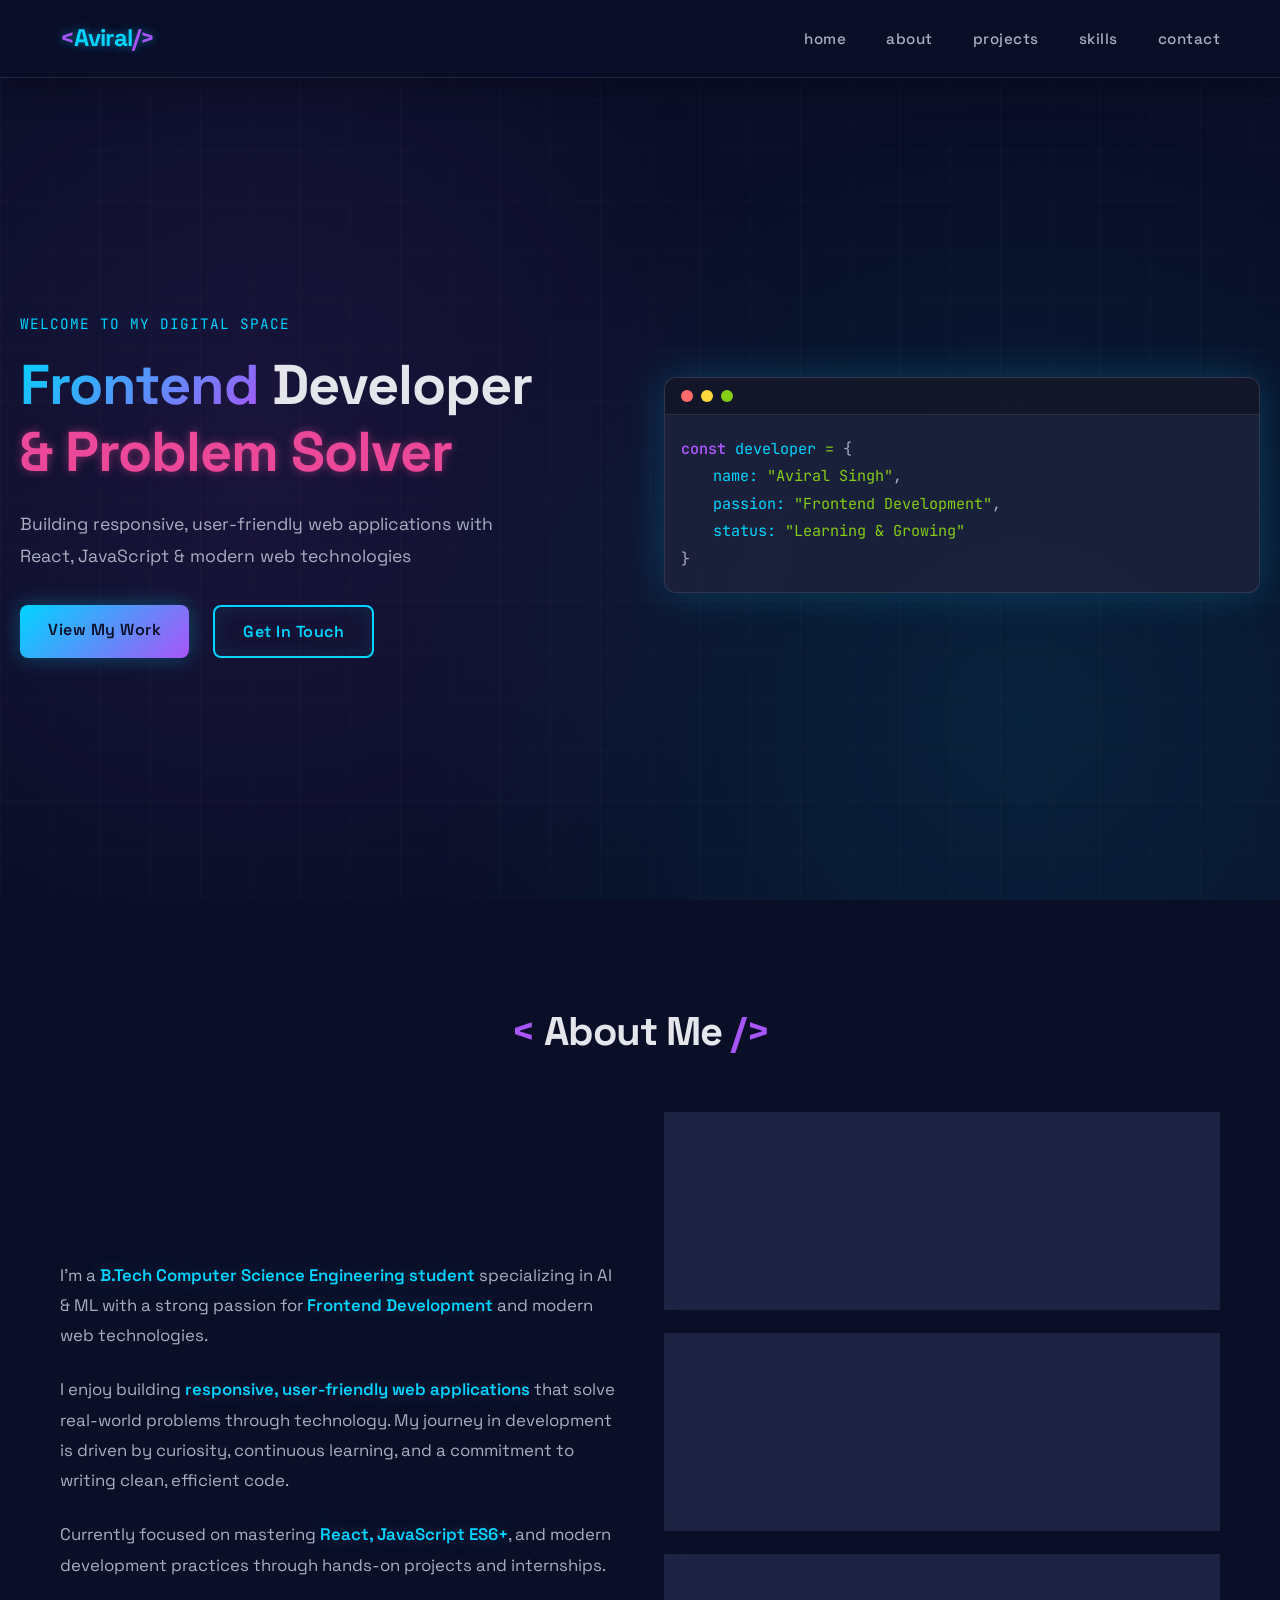
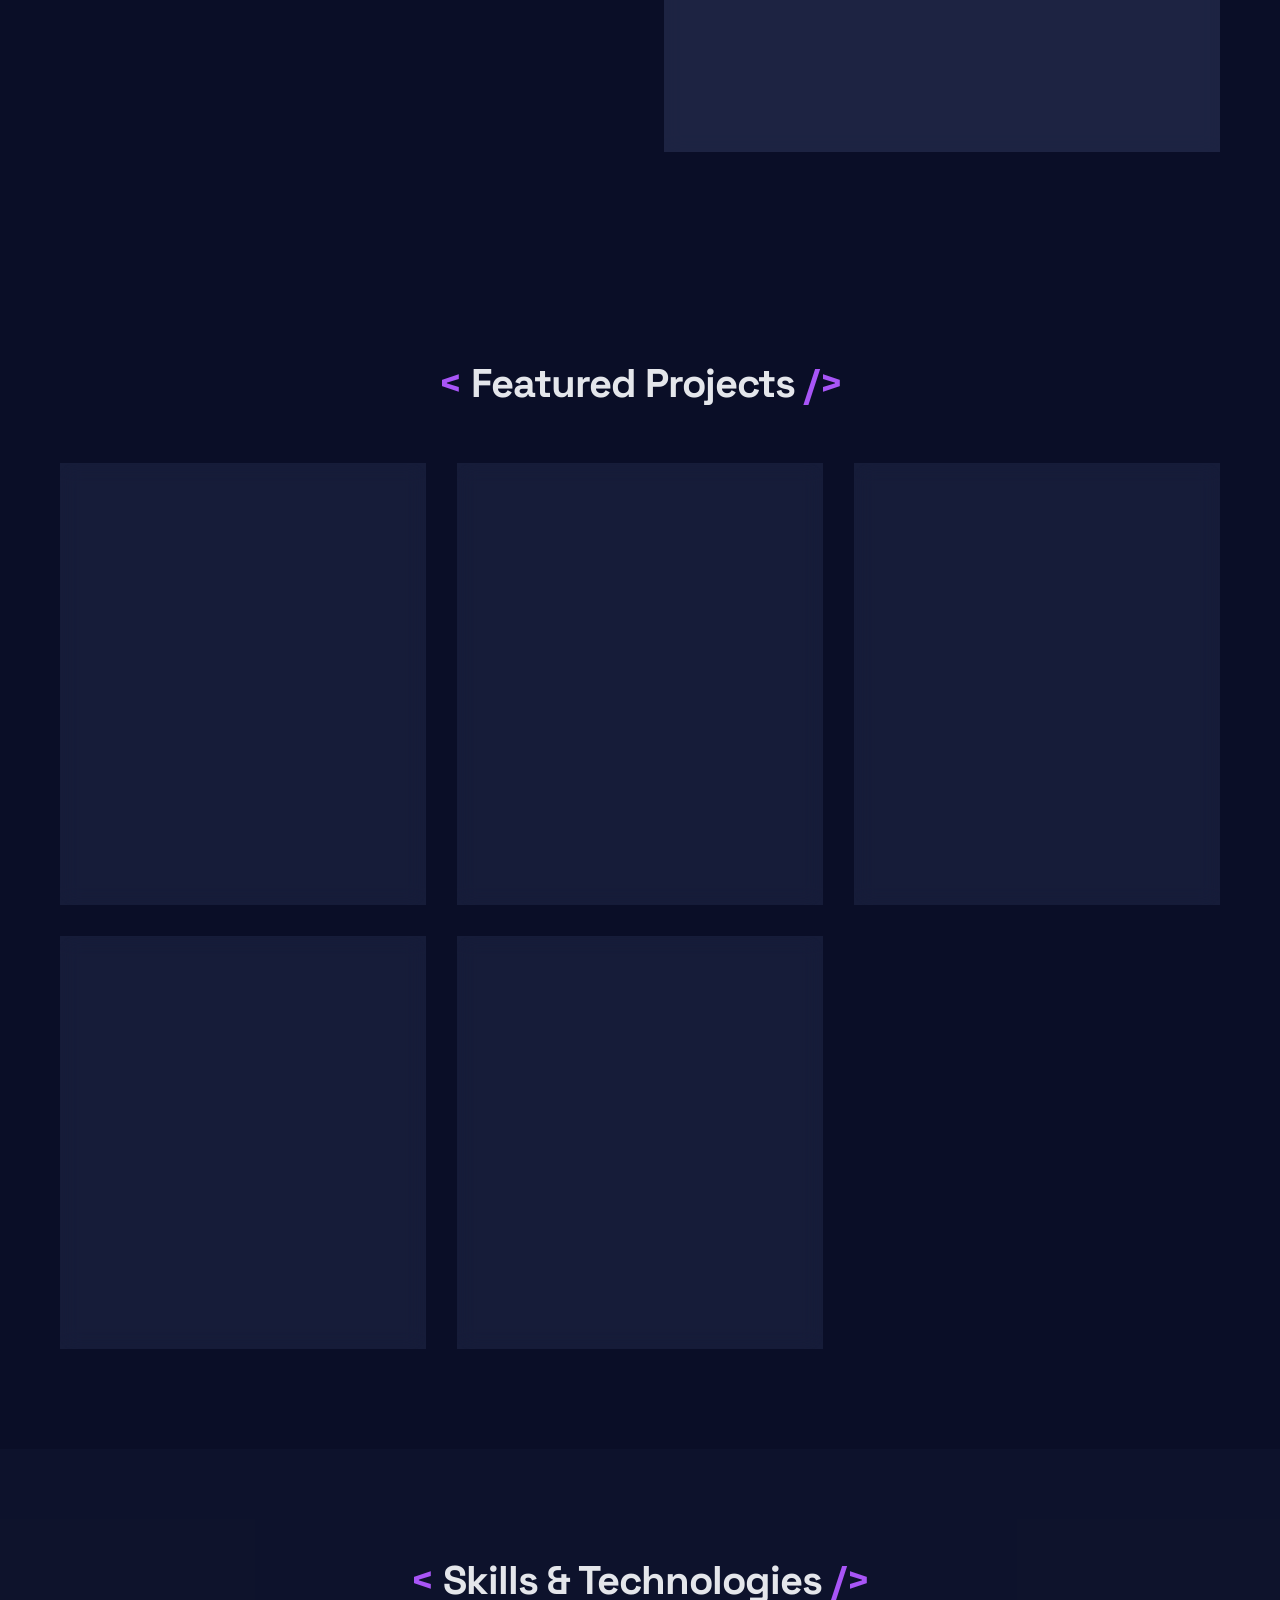
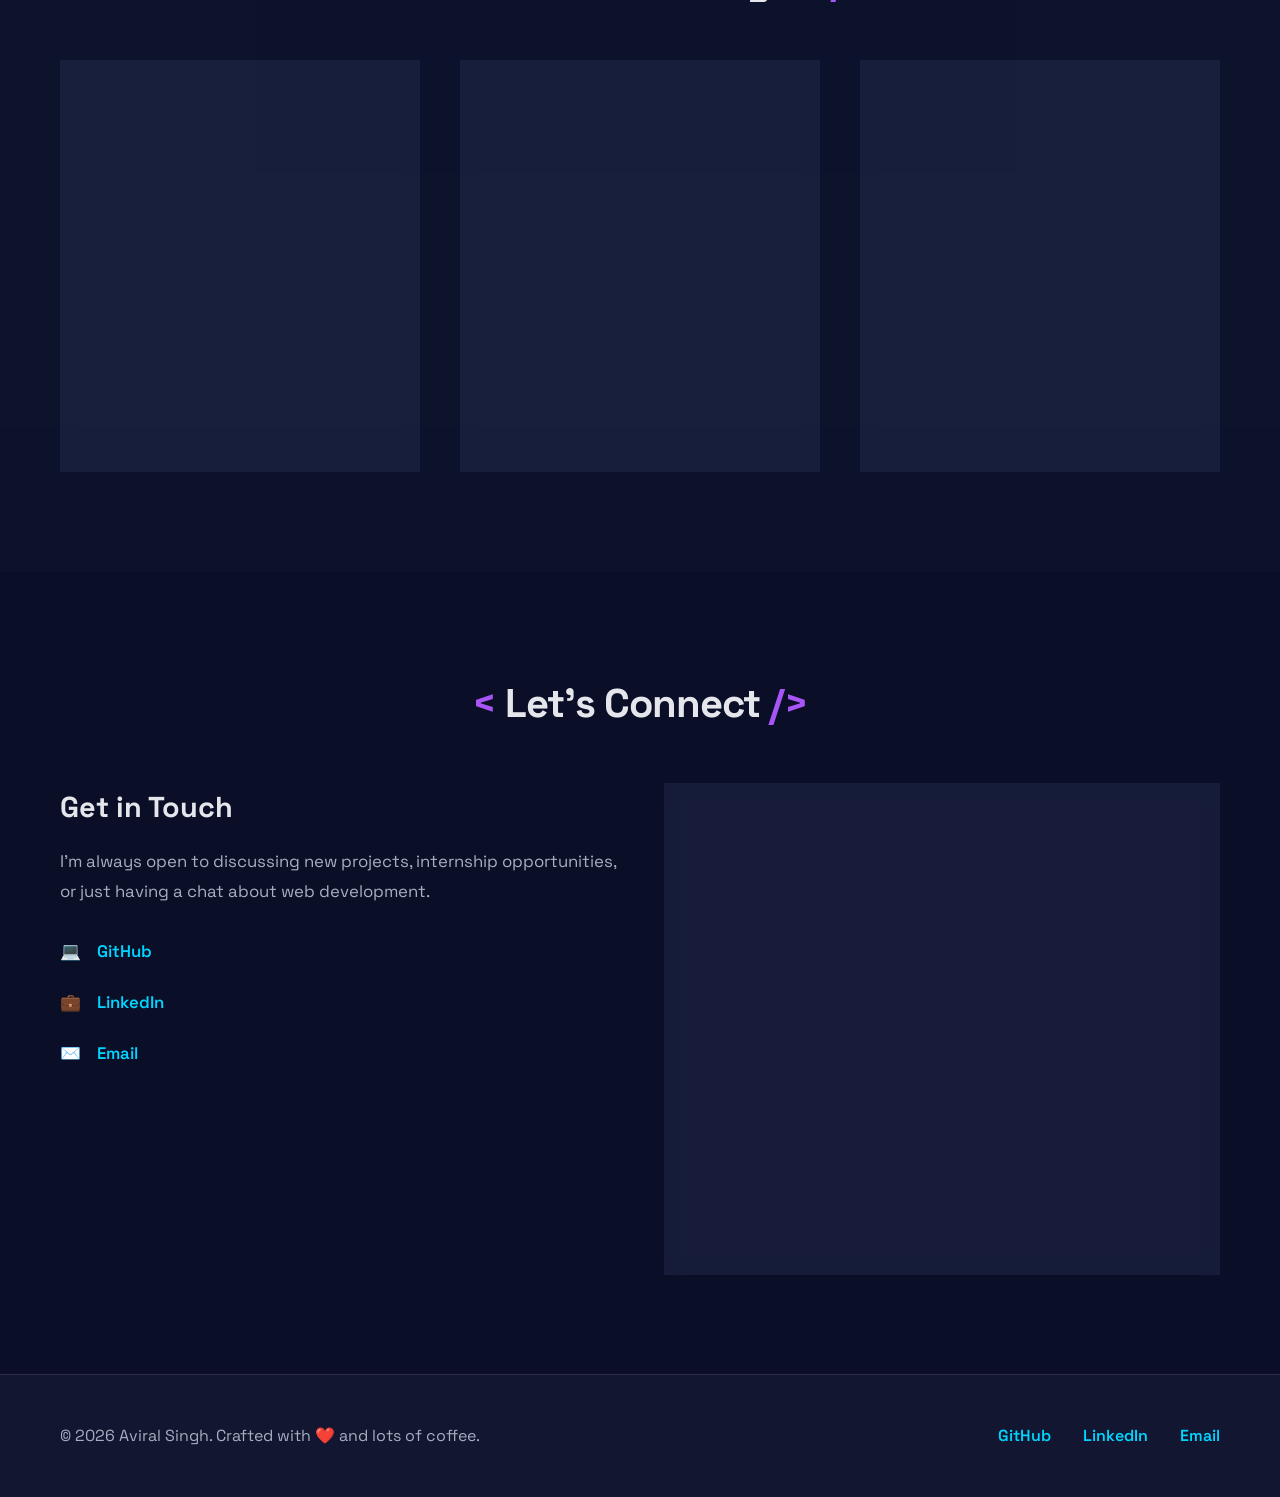
<file: index.html>
<!DOCTYPE html>
<html lang="en">
<head>
    <meta charset="UTF-8">
    <meta name="viewport" content="width=device-width, initial-scale=1.0">
    <title>Aviral Singh - Frontend Developer Portfolio</title>
    <link rel="preconnect" href="https://fonts.googleapis.com">
    <link rel="preconnect" href="https://fonts.gstatic.com" crossorigin>
    <link href="https://fonts.googleapis.com/css2?family=JetBrains+Mono:wght@400;600;800&family=Space+Grotesk:wght@400;600;700&display=swap" rel="stylesheet">
    <link rel="stylesheet" href="styles-portfolio.css">
</head>
<body>
    <!-- Animated Background -->
    <div class="animated-bg"></div>
    <div class="grid-bg"></div>

    <!-- Navigation -->
    <nav class="navbar">
        <div class="nav-container">
            <div class="logo">
                <span class="code-bracket">&lt;</span>Aviral<span class="code-bracket">/&gt;</span>
            </div>
            <ul class="nav-menu" id="navMenu">
                <li><a href="#home" class="nav-link">home</a></li>
                <li><a href="#about" class="nav-link">about</a></li>
                <li><a href="#projects" class="nav-link">projects</a></li>
                <li><a href="#skills" class="nav-link">skills</a></li>
                <li><a href="#contact" class="nav-link">contact</a></li>
            </ul>
            <div class="hamburger" id="hamburger">
                <span></span>
                <span></span>
                <span></span>
            </div>
        </div>
    </nav>

    <!-- Hero Section -->
    <section id="home" class="hero">
        <div class="hero-content">
            <div class="hero-label">welcome to my digital space</div>
            <h1 class="hero-title">
                <span class="gradient-text">Frontend</span> Developer
                <br>
                <span class="neon-text">&amp; Problem Solver</span>
            </h1>
            <p class="hero-subtitle">Building responsive, user-friendly web applications with React, JavaScript & modern web technologies</p>
            <div class="hero-ctas">
                <a href="#projects" class="cta-button primary">View My Work</a>
                <a href="#contact" class="cta-button secondary">Get In Touch</a>
            </div>
        </div>
        <div class="hero-visual">
            <div class="code-window">
                <div class="window-header">
                    <span class="dot"></span>
                    <span class="dot"></span>
                    <span class="dot"></span>
                </div>
                <div class="window-content">
                    <span class="code-line"><span class="keyword">const</span> <span class="variable">developer</span> <span class="operator">=</span> {</span>
                    <span class="code-line indent-1"><span class="property">name:</span> <span class="string">"Aviral Singh"</span>,</span>
                    <span class="code-line indent-1"><span class="property">passion:</span> <span class="string">"Frontend Development"</span>,</span>
                    <span class="code-line indent-1"><span class="property">status:</span> <span class="string">"Learning & Growing"</span></span>
                    <span class="code-line">}</span>
                </div>
            </div>
        </div>
    </section>

    <!-- About Section -->
    <section id="about" class="about">
        <div class="container">
            <h2 class="section-title">About Me</h2>
            <div class="about-grid">
                <div class="about-text">
                    <p>I'm a <span class="highlight">B.Tech Computer Science Engineering student</span> specializing in AI & ML with a strong passion for <span class="highlight">Frontend Development</span> and modern web technologies.</p>
                    <p>I enjoy building <span class="highlight">responsive, user-friendly web applications</span> that solve real-world problems through technology. My journey in development is driven by curiosity, continuous learning, and a commitment to writing clean, efficient code.</p>
                    <p>Currently focused on mastering <span class="highlight">React, JavaScript ES6+</span>, and modern development practices through hands-on projects and internships.</p>
                </div>
                <div class="about-stats">
                    <div class="stat-card">
                        <div class="stat-number">0-1</div>
                        <div class="stat-label">Years Experience</div>
                        <div class="stat-desc">Fresher with strong foundation</div>
                    </div>
                    <div class="stat-card">
                        <div class="stat-number">5+</div>
                        <div class="stat-label">Projects Built</div>
                        <div class="stat-desc">Production-ready applications</div>
                    </div>
                    <div class="stat-card">
                        <div class="stat-number">∞</div>
                        <div class="stat-label">Always Learning</div>
                        <div class="stat-desc">New tech & best practices</div>
                    </div>
                </div>
            </div>
        </div>
    </section>

    <!-- Projects Section -->
    <section id="projects" class="projects">
        <div class="container">
            <h2 class="section-title">Featured Projects</h2>
            <div class="projects-grid">
                <!-- Project 1 -->
                <div class="project-card">
                    <div class="project-header">
                        <h3>Student Grade Management System</h3>
                        <span class="project-icon">📊</span>
                    </div>
                    <p class="project-desc">A responsive web application for managing student records, calculating grades, tracking academic performance, and analyzing class statistics with search, sorting, and filtering.</p>
                    <div class="project-tech">
                        <span class="tech-tag">HTML5</span>
                        <span class="tech-tag">CSS3</span>
                        <span class="tech-tag">JavaScript</span>
                        <span class="tech-tag">LocalStorage</span>
                    </div>
                    <a href="https://aviralcodes29.github.io/student-grade-management-system/" target="_blank" class="project-link">
                        Live Demo <span>→</span>
                    </a>
                </div>

                <!-- Project 2 -->
                <div class="project-card">
                    <div class="project-header">
                        <h3>StudyMate – Responsive Student Planner</h3>
                        <span class="project-icon">📚</span>
                    </div>
                    <p class="project-desc">A productivity application helping students manage study schedules, assignments, deadlines, and daily tasks with dark mode, task filtering, and progress tracking.</p>
                    <div class="project-tech">
                        <span class="tech-tag">HTML5</span>
                        <span class="tech-tag">CSS3</span>
                        <span class="tech-tag">JavaScript</span>
                        <span class="tech-tag">LocalStorage</span>
                    </div>
                    <a href="https://avi-reck.github.io/DecodeLabs-Internship/" target="_blank" class="project-link">
                        Live Demo <span>→</span>
                    </a>
                </div>

                <!-- Project 3 -->
                <div class="project-card">
                    <div class="project-header">
                        <h3>Expense Tracker</h3>
                        <span class="project-icon">💰</span>
                    </div>
                    <p class="project-desc">A modern personal finance management web app for tracking income/expenses, categorizing transactions, monitoring balances, and analyzing spending patterns with dark mode.</p>
                    <div class="project-tech">
                        <span class="tech-tag">HTML5</span>
                        <span class="tech-tag">CSS3</span>
                        <span class="tech-tag">JavaScript ES6+</span>
                        <span class="tech-tag">LocalStorage</span>
                    </div>
                    <a href="https://aviralcodes29.github.io/expense-tracker/" target="_blank" class="project-link">
                        Live Demo <span>→</span>
                    </a>
                </div>

                <!-- Project 4 -->
                <div class="project-card">
                    <div class="project-header">
                        <h3>Responsive Pricing Cards</h3>
                        <span class="project-icon">💳</span>
                    </div>
                    <p class="project-desc">A responsive multi-page pricing website showcasing modern UI/UX design principles, flexible layouts, and interactive experiences across all devices.</p>
                    <div class="project-tech">
                        <span class="tech-tag">HTML5</span>
                        <span class="tech-tag">CSS3</span>
                        <span class="tech-tag">CSS Grid</span>
                        <span class="tech-tag">Flexbox</span>
                    </div>
                    <a href="https://aviralcodes29.github.io/responsive-pricing-cards/" target="_blank" class="project-link">
                        Live Demo <span>→</span>
                    </a>
                </div>

                <!-- Project 5 -->
                <div class="project-card">
                    <div class="project-header">
                        <h3>Web Password Generator</h3>
                        <span class="project-icon">🔐</span>
                    </div>
                    <p class="project-desc">A secure password generation tool with customizable length, symbols, numbers, and character combinations. Includes copy-to-clipboard and strength indicators.</p>
                    <div class="project-tech">
                        <span class="tech-tag">HTML5</span>
                        <span class="tech-tag">CSS3</span>
                        <span class="tech-tag">JavaScript</span>
                    </div>
                    <a href="https://aviralcodes29.github.io/web-password-generator/" target="_blank" class="project-link">
                        Live Demo <span>→</span>
                    </a>
                </div>
            </div>
        </div>
    </section>

    <!-- Skills Section -->
    <section id="skills" class="skills">
        <div class="container">
            <h2 class="section-title">Skills & Technologies</h2>
            <div class="skills-grid">
                <div class="skill-group">
                    <h3 class="skill-group-title">Frontend</h3>
                    <div class="skill-list">
                        <div class="skill-item">
                            <span class="skill-name">HTML5</span>
                            <div class="skill-bar">
                                <div class="skill-progress" style="width: 95%;"></div>
                            </div>
                        </div>
                        <div class="skill-item">
                            <span class="skill-name">CSS3 & Tailwind</span>
                            <div class="skill-bar">
                                <div class="skill-progress" style="width: 90%;"></div>
                            </div>
                        </div>
                        <div class="skill-item">
                            <span class="skill-name">JavaScript (ES6+)</span>
                            <div class="skill-bar">
                                <div class="skill-progress" style="width: 85%;"></div>
                            </div>
                        </div>
                        <div class="skill-item">
                            <span class="skill-name">React</span>
                            <div class="skill-bar">
                                <div class="skill-progress" style="width: 80%;"></div>
                            </div>
                        </div>
                        <div class="skill-item">
                            <span class="skill-name">Responsive Design</span>
                            <div class="skill-bar">
                                <div class="skill-progress" style="width: 92%;"></div>
                            </div>
                        </div>
                    </div>
                </div>

                <div class="skill-group">
                    <h3 class="skill-group-title">Tools & Platforms</h3>
                    <div class="skill-list">
                        <div class="skill-item">
                            <span class="skill-name">Git & GitHub</span>
                            <div class="skill-bar">
                                <div class="skill-progress" style="width: 88%;"></div>
                            </div>
                        </div>
                        <div class="skill-item">
                            <span class="skill-name">VS Code</span>
                            <div class="skill-bar">
                                <div class="skill-progress" style="width: 95%;"></div>
                            </div>
                        </div>
                        <div class="skill-item">
                            <span class="skill-name">Chrome DevTools</span>
                            <div class="skill-bar">
                                <div class="skill-progress" style="width: 85%;"></div>
                            </div>
                        </div>
                        <div class="skill-item">
                            <span class="skill-name">Figma Design</span>
                            <div class="skill-bar">
                                <div class="skill-progress" style="width: 70%;"></div>
                            </div>
                        </div>
                        <div class="skill-item">
                            <span class="skill-name">Web APIs</span>
                            <div class="skill-bar">
                                <div class="skill-progress" style="width: 80%;"></div>
                            </div>
                        </div>
                    </div>
                </div>

                <div class="skill-group">
                    <h3 class="skill-group-title">Core Concepts</h3>
                    <div class="skill-badges">
                        <span class="badge">DOM Manipulation</span>
                        <span class="badge">Event Handling</span>
                        <span class="badge">Async JavaScript</span>
                        <span class="badge">State Management</span>
                        <span class="badge">Component Design</span>
                        <span class="badge">Web Performance</span>
                        <span class="badge">SEO Basics</span>
                        <span class="badge">A11y Standards</span>
                    </div>
                </div>
            </div>
        </div>
    </section>

    <!-- Contact Section -->
    <section id="contact" class="contact">
        <div class="container">
            <h2 class="section-title">Let's Connect</h2>
            <div class="contact-grid">
                <div class="contact-info">
                    <h3>Get in Touch</h3>
                    <p>I'm always open to discussing new projects, internship opportunities, or just having a chat about web development.</p>
                    <div class="contact-links">
                        <a href="https://github.com/Aviralcodes29" class="contact-link" target="_blank">
                            <span class="icon">💻</span>
                            <span>GitHub</span>
                        </a>
                        <a href="https://www.linkedin.com/in/aviral-singh-a425a1379" class="contact-link" target="_blank">
                            <span class="icon">💼</span>
                            <span>LinkedIn</span>
                        </a>
                        <a href="mailto:aviral2529@gmail.com" class="contact-link">
                            <span class="icon">✉️</span>
                            <span>Email</span>
                        </a>
                    </div>
                </div>
                <form class="contact-form" id="contactForm">
                    <div class="form-group">
                        <label for="name">Name</label>
                        <input type="text" id="name" placeholder="Your name" required>
                    </div>
                    <div class="form-group">
                        <label for="email">Email</label>
                        <input type="email" id="email" placeholder="Your email" required>
                    </div>
                    <div class="form-group">
                        <label for="message">Message</label>
                        <textarea id="message" placeholder="Your message..." rows="5" required></textarea>
                    </div>
                    <button type="submit" class="submit-btn">Send Message</button>
                </form>
            </div>
        </div>
    </section>

    <!-- Footer -->
    <footer class="footer">
        <div class="container">
            <div class="footer-content">
                <p>&copy; 2026 Aviral Singh. Crafted with <span class="heart">❤️</span> and lots of coffee.</p>
                <div class="footer-social">
                    <a href="https://github.com/Aviralcodes29" target="_blank">GitHub</a>
                    <a href="https://www.linkedin.com/in/aviral-singh-a425a1379" target="_blank">LinkedIn</a>
                    <a href="mailto:aviral2529@gmail.com">Email</a>
                </div>
            </div>
        </div>
    </footer>

    <!-- Scroll to Top Button -->
    <button class="scroll-top" id="scrollTop">↑</button>

    <script src="script-portfolio.js"></script>
</body>
</html>
</file>
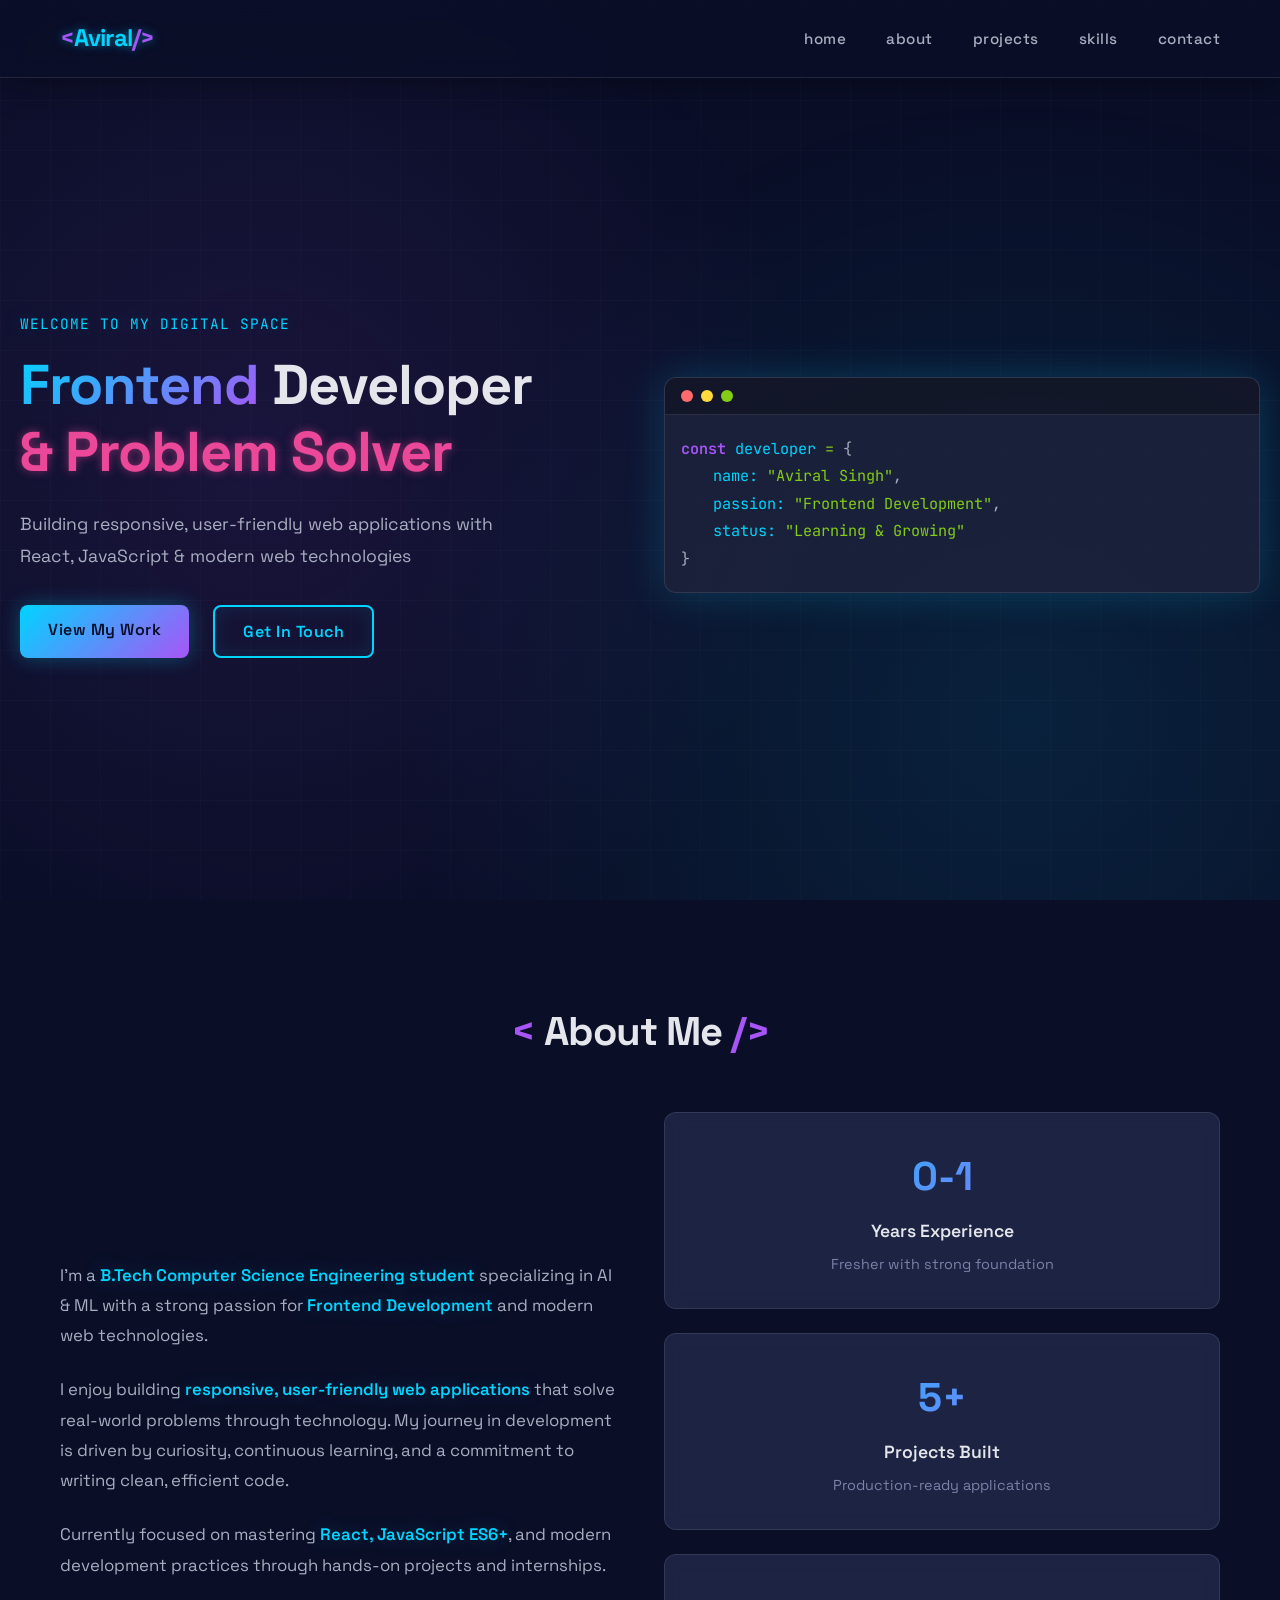
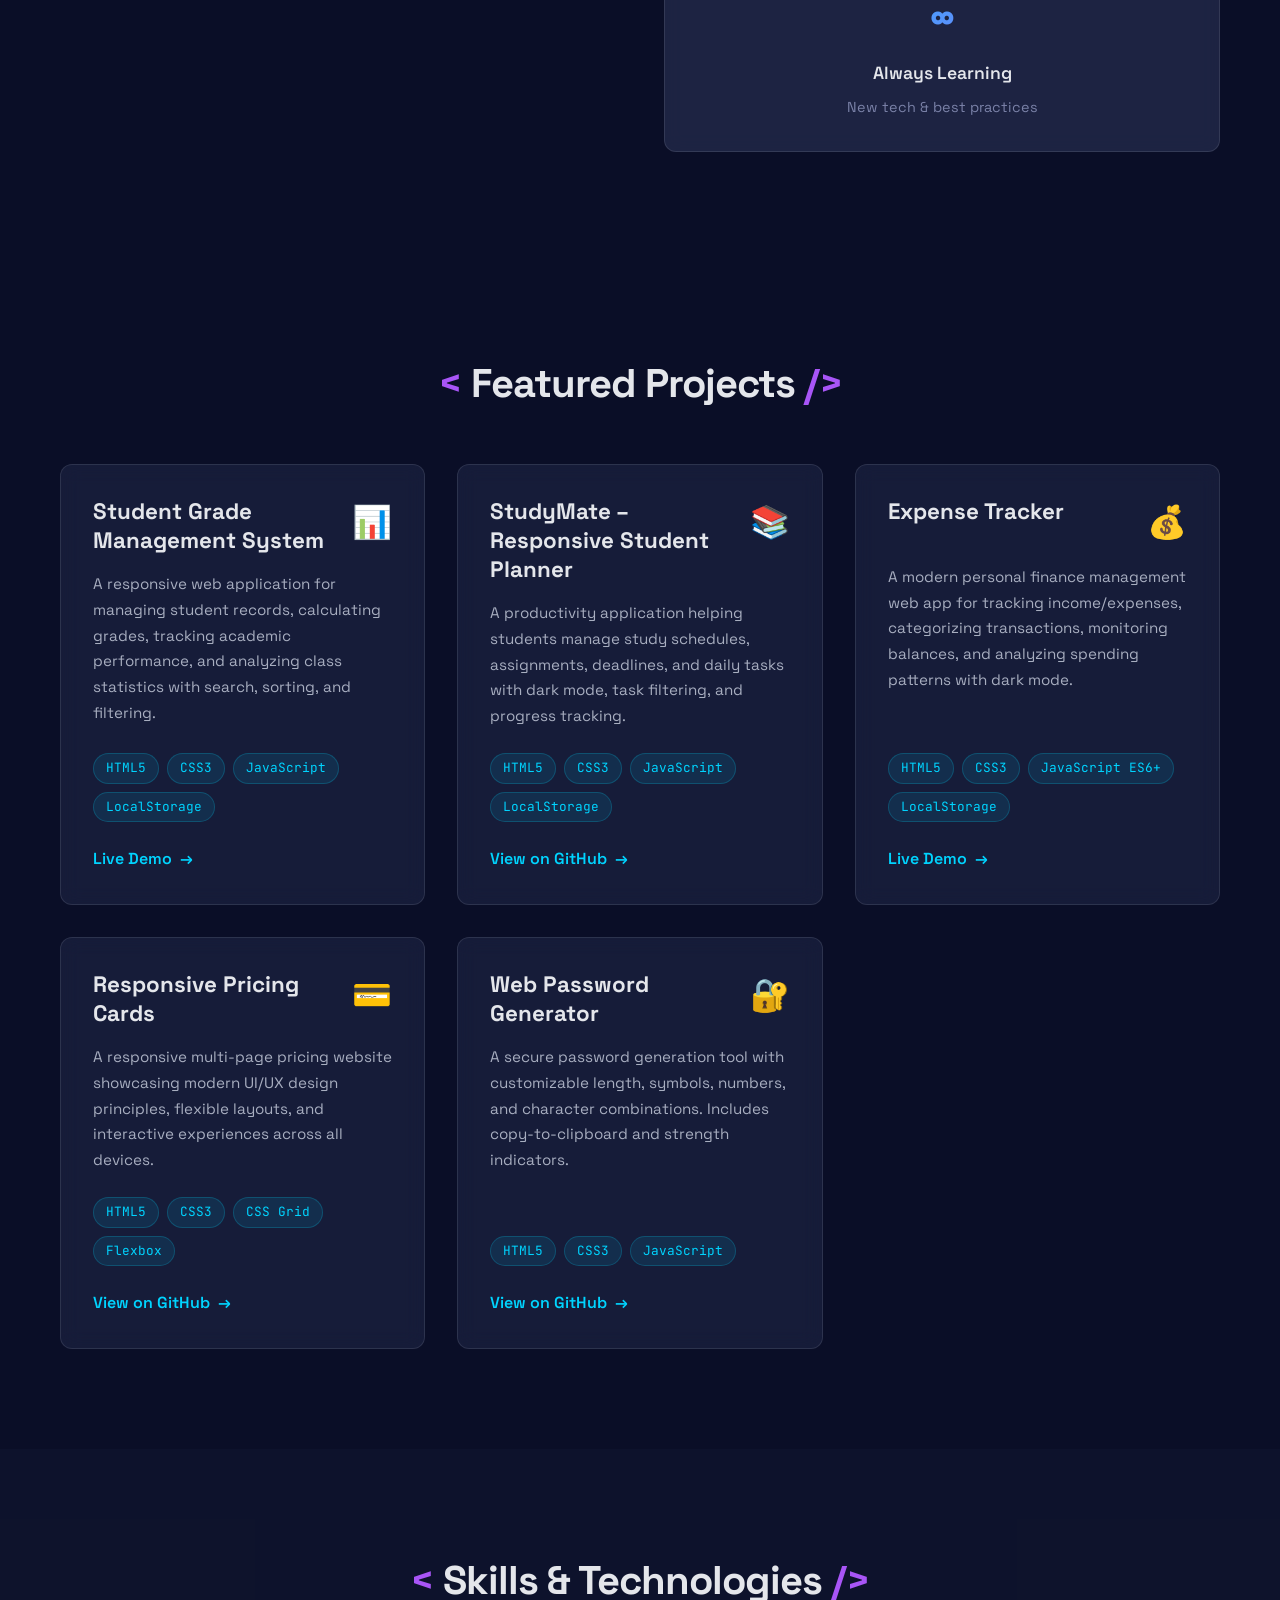
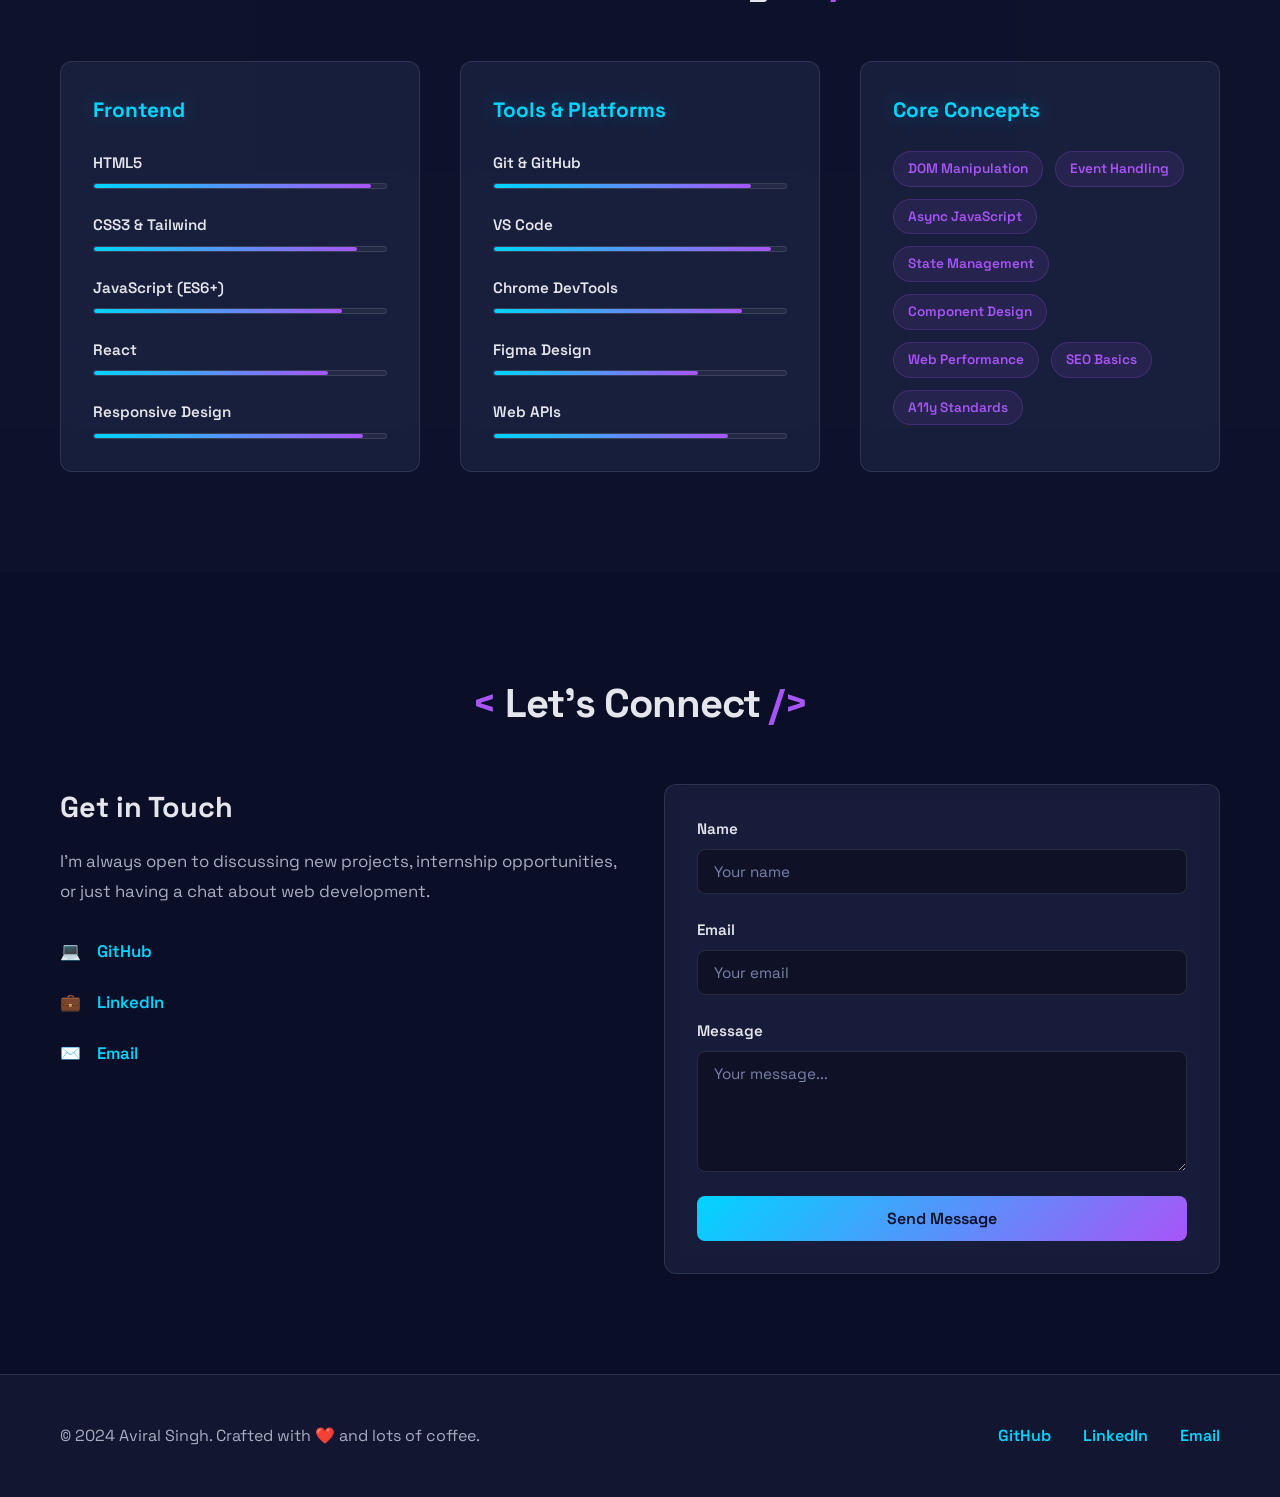
<file: index-portfolio.html>
<!DOCTYPE html>
<html lang="en">
<head>
    <meta charset="UTF-8">
    <meta name="viewport" content="width=device-width, initial-scale=1.0">
    <title>Aviral Singh - Frontend Developer Portfolio</title>
    <link rel="preconnect" href="https://fonts.googleapis.com">
    <link rel="preconnect" href="https://fonts.gstatic.com" crossorigin>
    <link href="https://fonts.googleapis.com/css2?family=JetBrains+Mono:wght@400;600;800&family=Space+Grotesk:wght@400;600;700&display=swap" rel="stylesheet">
    <link rel="stylesheet" href="styles-portfolio.css">
</head>
<body>
    <!-- Animated Background -->
    <div class="animated-bg"></div>
    <div class="grid-bg"></div>

    <!-- Navigation -->
    <nav class="navbar">
        <div class="nav-container">
            <div class="logo">
                <span class="code-bracket">&lt;</span>Aviral<span class="code-bracket">/&gt;</span>
            </div>
            <ul class="nav-menu" id="navMenu">
                <li><a href="#home" class="nav-link">home</a></li>
                <li><a href="#about" class="nav-link">about</a></li>
                <li><a href="#projects" class="nav-link">projects</a></li>
                <li><a href="#skills" class="nav-link">skills</a></li>
                <li><a href="#contact" class="nav-link">contact</a></li>
            </ul>
            <div class="hamburger" id="hamburger">
                <span></span>
                <span></span>
                <span></span>
            </div>
        </div>
    </nav>

    <!-- Hero Section -->
    <section id="home" class="hero">
        <div class="hero-content">
            <div class="hero-label">welcome to my digital space</div>
            <h1 class="hero-title">
                <span class="gradient-text">Frontend</span> Developer
                <br>
                <span class="neon-text">&amp; Problem Solver</span>
            </h1>
            <p class="hero-subtitle">Building responsive, user-friendly web applications with React, JavaScript & modern web technologies</p>
            <div class="hero-ctas">
                <a href="#projects" class="cta-button primary">View My Work</a>
                <a href="#contact" class="cta-button secondary">Get In Touch</a>
            </div>
        </div>
        <div class="hero-visual">
            <div class="code-window">
                <div class="window-header">
                    <span class="dot"></span>
                    <span class="dot"></span>
                    <span class="dot"></span>
                </div>
                <div class="window-content">
                    <span class="code-line"><span class="keyword">const</span> <span class="variable">developer</span> <span class="operator">=</span> {</span>
                    <span class="code-line indent-1"><span class="property">name:</span> <span class="string">"Aviral Singh"</span>,</span>
                    <span class="code-line indent-1"><span class="property">passion:</span> <span class="string">"Frontend Development"</span>,</span>
                    <span class="code-line indent-1"><span class="property">status:</span> <span class="string">"Learning & Growing"</span></span>
                    <span class="code-line">}</span>
                </div>
            </div>
        </div>
    </section>

    <!-- About Section -->
    <section id="about" class="about">
        <div class="container">
            <h2 class="section-title">About Me</h2>
            <div class="about-grid">
                <div class="about-text">
                    <p>I'm a <span class="highlight">B.Tech Computer Science Engineering student</span> specializing in AI & ML with a strong passion for <span class="highlight">Frontend Development</span> and modern web technologies.</p>
                    <p>I enjoy building <span class="highlight">responsive, user-friendly web applications</span> that solve real-world problems through technology. My journey in development is driven by curiosity, continuous learning, and a commitment to writing clean, efficient code.</p>
                    <p>Currently focused on mastering <span class="highlight">React, JavaScript ES6+</span>, and modern development practices through hands-on projects and internships.</p>
                </div>
                <div class="about-stats">
                    <div class="stat-card">
                        <div class="stat-number">0-1</div>
                        <div class="stat-label">Years Experience</div>
                        <div class="stat-desc">Fresher with strong foundation</div>
                    </div>
                    <div class="stat-card">
                        <div class="stat-number">5+</div>
                        <div class="stat-label">Projects Built</div>
                        <div class="stat-desc">Production-ready applications</div>
                    </div>
                    <div class="stat-card">
                        <div class="stat-number">∞</div>
                        <div class="stat-label">Always Learning</div>
                        <div class="stat-desc">New tech & best practices</div>
                    </div>
                </div>
            </div>
        </div>
    </section>

    <!-- Projects Section -->
    <section id="projects" class="projects">
        <div class="container">
            <h2 class="section-title">Featured Projects</h2>
            <div class="projects-grid">
                <!-- Project 1 -->
                <div class="project-card">
                    <div class="project-header">
                        <h3>Student Grade Management System</h3>
                        <span class="project-icon">📊</span>
                    </div>
                    <p class="project-desc">A responsive web application for managing student records, calculating grades, tracking academic performance, and analyzing class statistics with search, sorting, and filtering.</p>
                    <div class="project-tech">
                        <span class="tech-tag">HTML5</span>
                        <span class="tech-tag">CSS3</span>
                        <span class="tech-tag">JavaScript</span>
                        <span class="tech-tag">LocalStorage</span>
                    </div>
                    <a href="https://aviralcodes29.github.io/student-grade-management-system/" target="_blank" class="project-link">
                        Live Demo <span>→</span>
                    </a>
                </div>

                <!-- Project 2 -->
                <div class="project-card">
                    <div class="project-header">
                        <h3>StudyMate – Responsive Student Planner</h3>
                        <span class="project-icon">📚</span>
                    </div>
                    <p class="project-desc">A productivity application helping students manage study schedules, assignments, deadlines, and daily tasks with dark mode, task filtering, and progress tracking.</p>
                    <div class="project-tech">
                        <span class="tech-tag">HTML5</span>
                        <span class="tech-tag">CSS3</span>
                        <span class="tech-tag">JavaScript</span>
                        <span class="tech-tag">LocalStorage</span>
                    </div>
                    <a href="https://github.com/Aviralcodes29/studymate-responsive-planner" target="_blank" class="project-link">
                        View on GitHub <span>→</span>
                    </a>
                </div>

                <!-- Project 3 -->
                <div class="project-card">
                    <div class="project-header">
                        <h3>Expense Tracker</h3>
                        <span class="project-icon">💰</span>
                    </div>
                    <p class="project-desc">A modern personal finance management web app for tracking income/expenses, categorizing transactions, monitoring balances, and analyzing spending patterns with dark mode.</p>
                    <div class="project-tech">
                        <span class="tech-tag">HTML5</span>
                        <span class="tech-tag">CSS3</span>
                        <span class="tech-tag">JavaScript ES6+</span>
                        <span class="tech-tag">LocalStorage</span>
                    </div>
                    <a href="https://aviralcodes29.github.io/expense-tracker/" target="_blank" class="project-link">
                        Live Demo <span>→</span>
                    </a>
                </div>

                <!-- Project 4 -->
                <div class="project-card">
                    <div class="project-header">
                        <h3>Responsive Pricing Cards</h3>
                        <span class="project-icon">💳</span>
                    </div>
                    <p class="project-desc">A responsive multi-page pricing website showcasing modern UI/UX design principles, flexible layouts, and interactive experiences across all devices.</p>
                    <div class="project-tech">
                        <span class="tech-tag">HTML5</span>
                        <span class="tech-tag">CSS3</span>
                        <span class="tech-tag">CSS Grid</span>
                        <span class="tech-tag">Flexbox</span>
                    </div>
                    <a href="https://github.com/Aviralcodes29/responsive-pricing-cards" target="_blank" class="project-link">
                        View on GitHub <span>→</span>
                    </a>
                </div>

                <!-- Project 5 -->
                <div class="project-card">
                    <div class="project-header">
                        <h3>Web Password Generator</h3>
                        <span class="project-icon">🔐</span>
                    </div>
                    <p class="project-desc">A secure password generation tool with customizable length, symbols, numbers, and character combinations. Includes copy-to-clipboard and strength indicators.</p>
                    <div class="project-tech">
                        <span class="tech-tag">HTML5</span>
                        <span class="tech-tag">CSS3</span>
                        <span class="tech-tag">JavaScript</span>
                    </div>
                    <a href="https://github.com/Aviralcodes29/web-password-generator" target="_blank" class="project-link">
                        View on GitHub <span>→</span>
                    </a>
                </div>
            </div>
        </div>
    </section>

    <!-- Skills Section -->
    <section id="skills" class="skills">
        <div class="container">
            <h2 class="section-title">Skills & Technologies</h2>
            <div class="skills-grid">
                <div class="skill-group">
                    <h3 class="skill-group-title">Frontend</h3>
                    <div class="skill-list">
                        <div class="skill-item">
                            <span class="skill-name">HTML5</span>
                            <div class="skill-bar">
                                <div class="skill-progress" style="width: 95%;"></div>
                            </div>
                        </div>
                        <div class="skill-item">
                            <span class="skill-name">CSS3 & Tailwind</span>
                            <div class="skill-bar">
                                <div class="skill-progress" style="width: 90%;"></div>
                            </div>
                        </div>
                        <div class="skill-item">
                            <span class="skill-name">JavaScript (ES6+)</span>
                            <div class="skill-bar">
                                <div class="skill-progress" style="width: 85%;"></div>
                            </div>
                        </div>
                        <div class="skill-item">
                            <span class="skill-name">React</span>
                            <div class="skill-bar">
                                <div class="skill-progress" style="width: 80%;"></div>
                            </div>
                        </div>
                        <div class="skill-item">
                            <span class="skill-name">Responsive Design</span>
                            <div class="skill-bar">
                                <div class="skill-progress" style="width: 92%;"></div>
                            </div>
                        </div>
                    </div>
                </div>

                <div class="skill-group">
                    <h3 class="skill-group-title">Tools & Platforms</h3>
                    <div class="skill-list">
                        <div class="skill-item">
                            <span class="skill-name">Git & GitHub</span>
                            <div class="skill-bar">
                                <div class="skill-progress" style="width: 88%;"></div>
                            </div>
                        </div>
                        <div class="skill-item">
                            <span class="skill-name">VS Code</span>
                            <div class="skill-bar">
                                <div class="skill-progress" style="width: 95%;"></div>
                            </div>
                        </div>
                        <div class="skill-item">
                            <span class="skill-name">Chrome DevTools</span>
                            <div class="skill-bar">
                                <div class="skill-progress" style="width: 85%;"></div>
                            </div>
                        </div>
                        <div class="skill-item">
                            <span class="skill-name">Figma Design</span>
                            <div class="skill-bar">
                                <div class="skill-progress" style="width: 70%;"></div>
                            </div>
                        </div>
                        <div class="skill-item">
                            <span class="skill-name">Web APIs</span>
                            <div class="skill-bar">
                                <div class="skill-progress" style="width: 80%;"></div>
                            </div>
                        </div>
                    </div>
                </div>

                <div class="skill-group">
                    <h3 class="skill-group-title">Core Concepts</h3>
                    <div class="skill-badges">
                        <span class="badge">DOM Manipulation</span>
                        <span class="badge">Event Handling</span>
                        <span class="badge">Async JavaScript</span>
                        <span class="badge">State Management</span>
                        <span class="badge">Component Design</span>
                        <span class="badge">Web Performance</span>
                        <span class="badge">SEO Basics</span>
                        <span class="badge">A11y Standards</span>
                    </div>
                </div>
            </div>
        </div>
    </section>

    <!-- Contact Section -->
    <section id="contact" class="contact">
        <div class="container">
            <h2 class="section-title">Let's Connect</h2>
            <div class="contact-grid">
                <div class="contact-info">
                    <h3>Get in Touch</h3>
                    <p>I'm always open to discussing new projects, internship opportunities, or just having a chat about web development.</p>
                    <div class="contact-links">
                        <a href="https://github.com/Aviralcodes29" class="contact-link" target="_blank">
                            <span class="icon">💻</span>
                            <span>GitHub</span>
                        </a>
                        <a href="https://www.linkedin.com/in/aviral-singh-a425a1379" class="contact-link" target="_blank">
                            <span class="icon">💼</span>
                            <span>LinkedIn</span>
                        </a>
                        <a href="mailto:aviral2529@gmail.com" class="contact-link">
                            <span class="icon">✉️</span>
                            <span>Email</span>
                        </a>
                    </div>
                </div>
                <form class="contact-form" id="contactForm">
                    <div class="form-group">
                        <label for="name">Name</label>
                        <input type="text" id="name" placeholder="Your name" required>
                    </div>
                    <div class="form-group">
                        <label for="email">Email</label>
                        <input type="email" id="email" placeholder="Your email" required>
                    </div>
                    <div class="form-group">
                        <label for="message">Message</label>
                        <textarea id="message" placeholder="Your message..." rows="5" required></textarea>
                    </div>
                    <button type="submit" class="submit-btn">Send Message</button>
                </form>
            </div>
        </div>
    </section>

    <!-- Footer -->
    <footer class="footer">
        <div class="container">
            <div class="footer-content">
                <p>&copy; 2024 Aviral Singh. Crafted with <span class="heart">❤️</span> and lots of coffee.</p>
                <div class="footer-social">
                    <a href="https://github.com/Aviralcodes29" target="_blank">GitHub</a>
                    <a href="https://www.linkedin.com/in/aviral-singh-a425a1379" target="_blank">LinkedIn</a>
                    <a href="mailto:aviral2529@gmail.com">Email</a>
                </div>
            </div>
        </div>
    </footer>

    <!-- Scroll to Top Button -->
    <button class="scroll-top" id="scrollTop">↑</button>

    <script src="script-portfolio.js"></script>
</body>
</html>
</file>
<file: styles-portfolio.css>
/* ========== CSS Variables - Dark Mode Tech Theme ========== */
:root {
    --bg-primary: #0a0e27;
    --bg-secondary: #1a1f3a;
    --bg-tertiary: #252d48;
    --text-primary: #e4e6eb;
    --text-secondary: #a8aec0;
    --text-tertiary: #7b82a8;
    --accent-cyan: #00d4ff;
    --accent-purple: #a855f7;
    --accent-lime: #84cc16;
    --accent-pink: #ec4899;
    --border-color: rgba(255, 255, 255, 0.1);
    --shadow: 0 8px 32px rgba(0, 0, 0, 0.3);
    --shadow-lg: 0 20px 64px rgba(0, 0, 0, 0.4);
    --transition: all 0.3s cubic-bezier(0.4, 0, 0.2, 1);
    --glow-cyan: 0 0 20px rgba(0, 212, 255, 0.3);
    --glow-purple: 0 0 20px rgba(168, 85, 247, 0.3);
}

/* ========== Global Styles ========== */
* {
    margin: 0;
    padding: 0;
    box-sizing: border-box;
}

html {
    scroll-behavior: smooth;
}

body {
    font-family: 'Space Grotesk', sans-serif;
    background: var(--bg-primary);
    color: var(--text-primary);
    line-height: 1.6;
    overflow-x: hidden;
}

.container {
    max-width: 1200px;
    margin: 0 auto;
    padding: 0 20px;
}

/* ========== Animated Background ========== */
.animated-bg {
    position: fixed;
    top: 0;
    left: 0;
    width: 100%;
    height: 100%;
    background: radial-gradient(circle at 20% 50%, rgba(168, 85, 247, 0.1) 0%, transparent 50%),
                radial-gradient(circle at 80% 80%, rgba(0, 212, 255, 0.1) 0%, transparent 50%);
    animation: gradient-shift 8s ease infinite;
    z-index: -2;
}

.grid-bg {
    position: fixed;
    top: 0;
    left: 0;
    width: 100%;
    height: 100%;
    background-image: 
        linear-gradient(rgba(255, 255, 255, 0.02) 1px, transparent 1px),
        linear-gradient(90deg, rgba(255, 255, 255, 0.02) 1px, transparent 1px);
    background-size: 50px 50px;
    z-index: -1;
}

@keyframes gradient-shift {
    0%, 100% {
        background: radial-gradient(circle at 20% 50%, rgba(168, 85, 247, 0.1) 0%, transparent 50%),
                    radial-gradient(circle at 80% 80%, rgba(0, 212, 255, 0.1) 0%, transparent 50%);
    }
    50% {
        background: radial-gradient(circle at 80% 50%, rgba(168, 85, 247, 0.1) 0%, transparent 50%),
                    radial-gradient(circle at 20% 80%, rgba(0, 212, 255, 0.1) 0%, transparent 50%);
    }
}

/* ========== Navigation ========== */
.navbar {
    position: fixed;
    top: 0;
    width: 100%;
    background: rgba(10, 14, 39, 0.8);
    backdrop-filter: blur(10px);
    border-bottom: 1px solid var(--border-color);
    box-shadow: var(--shadow);
    z-index: 1000;
}

.nav-container {
    max-width: 1200px;
    margin: 0 auto;
    padding: 1.2rem 20px;
    display: flex;
    justify-content: space-between;
    align-items: center;
}

.logo {
    font-size: 1.5rem;
    font-weight: 700;
    letter-spacing: -1px;
    color: var(--accent-cyan);
    text-shadow: 0 0 10px rgba(0, 212, 255, 0.5);
}

.code-bracket {
    color: var(--accent-purple);
}

.nav-menu {
    display: flex;
    list-style: none;
    gap: 2.5rem;
}

.nav-link {
    text-decoration: none;
    color: var(--text-secondary);
    font-weight: 500;
    font-size: 0.95rem;
    position: relative;
    transition: var(--transition);
    letter-spacing: 0.5px;
}

.nav-link::after {
    content: '';
    position: absolute;
    bottom: -5px;
    left: 0;
    width: 0;
    height: 2px;
    background: linear-gradient(90deg, var(--accent-cyan), var(--accent-purple));
    transition: var(--transition);
}

.nav-link:hover {
    color: var(--accent-cyan);
    text-shadow: 0 0 10px rgba(0, 212, 255, 0.5);
}

.nav-link:hover::after {
    width: 100%;
}

.hamburger {
    display: none;
    flex-direction: column;
    cursor: pointer;
}

.hamburger span {
    width: 25px;
    height: 3px;
    background: var(--accent-cyan);
    margin: 5px 0;
    transition: var(--transition);
}

/* ========== Hero Section ========== */
.hero {
    margin-top: 70px;
    min-height: calc(100vh - 70px);
    display: flex;
    align-items: center;
    justify-content: space-between;
    gap: 3rem;
    padding: 60px 20px;
    position: relative;
}

.hero-content {
    flex: 1;
    animation: fadeInUp 0.8s ease-out;
    z-index: 10;
}

.hero-label {
    font-family: 'JetBrains Mono', monospace;
    font-size: 0.9rem;
    color: var(--accent-cyan);
    margin-bottom: 1rem;
    letter-spacing: 1px;
    text-transform: uppercase;
    text-shadow: var(--glow-cyan);
}

.hero-title {
    font-size: 3.5rem;
    font-weight: 800;
    line-height: 1.2;
    margin-bottom: 1.5rem;
    letter-spacing: -1px;
}

.gradient-text {
    background: linear-gradient(135deg, var(--accent-cyan), var(--accent-purple));
    -webkit-background-clip: text;
    -webkit-text-fill-color: transparent;
    background-clip: text;
}

.neon-text {
    color: var(--accent-pink);
    text-shadow: 0 0 10px rgba(236, 72, 153, 0.5);
}

.hero-subtitle {
    font-size: 1.1rem;
    color: var(--text-secondary);
    margin-bottom: 2rem;
    line-height: 1.8;
    max-width: 500px;
}

.hero-ctas {
    display: flex;
    gap: 1.5rem;
    flex-wrap: wrap;
}

.cta-button {
    padding: 12px 28px;
    border: none;
    border-radius: 8px;
    font-weight: 600;
    cursor: pointer;
    font-size: 1rem;
    transition: var(--transition);
    text-decoration: none;
    display: inline-block;
    font-family: 'Space Grotesk', sans-serif;
    letter-spacing: 0.5px;
}

.cta-button.primary {
    background: linear-gradient(135deg, var(--accent-cyan), var(--accent-purple));
    color: var(--bg-primary);
    box-shadow: var(--glow-cyan);
}

.cta-button.primary:hover {
    transform: translateY(-3px);
    box-shadow: 0 0 30px rgba(0, 212, 255, 0.6);
}

.cta-button.secondary {
    background: transparent;
    color: var(--accent-cyan);
    border: 2px solid var(--accent-cyan);
    box-shadow: inset 0 0 20px rgba(0, 212, 255, 0.1);
}

.cta-button.secondary:hover {
    background: rgba(0, 212, 255, 0.1);
    transform: translateY(-3px);
}

/* Code Window Visual */
.hero-visual {
    flex: 1;
    animation: fadeInRight 0.8s ease-out 0.2s both;
}

.code-window {
    background: rgba(30, 35, 60, 0.8);
    border: 1px solid var(--border-color);
    border-radius: 12px;
    overflow: hidden;
    box-shadow: 0 0 40px rgba(0, 212, 255, 0.2);
    backdrop-filter: blur(10px);
}

.window-header {
    background: rgba(0, 0, 0, 0.3);
    padding: 12px 16px;
    display: flex;
    gap: 8px;
    border-bottom: 1px solid var(--border-color);
}

.dot {
    width: 12px;
    height: 12px;
    border-radius: 50%;
    background: var(--text-tertiary);
}

.dot:nth-child(1) { background: #ff6b6b; }
.dot:nth-child(2) { background: #ffd93d; }
.dot:nth-child(3) { background: var(--accent-lime); }

.window-content {
    padding: 20px 16px;
    font-family: 'JetBrains Mono', monospace;
    font-size: 0.95rem;
    line-height: 1.8;
}

.code-line {
    display: block;
    color: var(--text-secondary);
}

.indent-1 { padding-left: 2rem; }

.keyword { color: var(--accent-purple); font-weight: 600; }
.variable { color: var(--accent-cyan); }
.operator { color: var(--accent-lime); }
.property { color: var(--accent-cyan); }
.string { color: var(--accent-lime); }

/* ========== About Section ========== */
.about {
    padding: 100px 20px;
    position: relative;
}

.section-title {
    font-size: 2.5rem;
    font-weight: 800;
    margin-bottom: 3rem;
    text-align: center;
    letter-spacing: -1px;
}

.section-title::before {
    content: '< ';
    color: var(--accent-purple);
}

.section-title::after {
    content: ' />';
    color: var(--accent-purple);
}

.about-grid {
    display: grid;
    grid-template-columns: 1fr 1fr;
    gap: 3rem;
    align-items: center;
}

.about-text p {
    font-size: 1.05rem;
    color: var(--text-secondary);
    margin-bottom: 1.5rem;
    line-height: 1.8;
}

.highlight {
    color: var(--accent-cyan);
    font-weight: 600;
    text-shadow: var(--glow-cyan);
}

.about-stats {
    display: grid;
    grid-template-columns: 1fr;
    gap: 1.5rem;
}

.stat-card {
    background: rgba(42, 51, 85, 0.6);
    border: 1px solid var(--border-color);
    padding: 2rem;
    border-radius: 12px;
    backdrop-filter: blur(10px);
    transition: var(--transition);
    text-align: center;
}

.stat-card:hover {
    background: rgba(42, 51, 85, 0.9);
    border-color: var(--accent-cyan);
    box-shadow: 0 0 20px rgba(0, 212, 255, 0.2);
    transform: translateY(-5px);
}

.stat-number {
    font-size: 2.5rem;
    font-weight: 800;
    background: linear-gradient(135deg, var(--accent-cyan), var(--accent-purple));
    -webkit-background-clip: text;
    -webkit-text-fill-color: transparent;
    background-clip: text;
    margin-bottom: 0.5rem;
}

.stat-label {
    font-size: 1.1rem;
    font-weight: 600;
    color: var(--text-primary);
    margin-bottom: 0.5rem;
}

.stat-desc {
    font-size: 0.9rem;
    color: var(--text-tertiary);
}

/* ========== Projects Section ========== */
.projects {
    padding: 100px 20px;
}

.projects-grid {
    display: grid;
    grid-template-columns: repeat(auto-fit, minmax(350px, 1fr));
    gap: 2rem;
}

.project-card {
    background: rgba(42, 51, 85, 0.4);
    border: 1px solid var(--border-color);
    padding: 2rem;
    border-radius: 12px;
    backdrop-filter: blur(10px);
    transition: var(--transition);
    display: flex;
    flex-direction: column;
    height: 100%;
}

.project-card:hover {
    background: rgba(42, 51, 85, 0.8);
    border-color: var(--accent-cyan);
    box-shadow: 0 0 30px rgba(0, 212, 255, 0.25);
    transform: translateY(-8px);
}

.project-header {
    display: flex;
    justify-content: space-between;
    align-items: flex-start;
    gap: 1rem;
    margin-bottom: 1rem;
}

.project-header h3 {
    font-size: 1.4rem;
    font-weight: 700;
    color: var(--text-primary);
    line-height: 1.3;
}

.project-icon {
    font-size: 2rem;
    flex-shrink: 0;
}

.project-desc {
    color: var(--text-secondary);
    font-size: 0.95rem;
    line-height: 1.7;
    margin-bottom: 1.5rem;
    flex-grow: 1;
}

.project-tech {
    display: flex;
    flex-wrap: wrap;
    gap: 0.5rem;
    margin-bottom: 1.5rem;
}

.tech-tag {
    background: rgba(0, 212, 255, 0.1);
    color: var(--accent-cyan);
    padding: 4px 12px;
    border-radius: 20px;
    font-size: 0.8rem;
    font-family: 'JetBrains Mono', monospace;
    border: 1px solid rgba(0, 212, 255, 0.2);
}

.project-link {
    color: var(--accent-cyan);
    text-decoration: none;
    font-weight: 600;
    transition: var(--transition);
    display: inline-flex;
    align-items: center;
    gap: 0.5rem;
}

.project-link:hover {
    gap: 0.8rem;
    text-shadow: var(--glow-cyan);
}

/* ========== Skills Section ========== */
.skills {
    padding: 100px 20px;
    background: rgba(26, 31, 58, 0.3);
}

.skills-grid {
    display: grid;
    grid-template-columns: repeat(auto-fit, minmax(320px, 1fr));
    gap: 2.5rem;
}

.skill-group {
    background: rgba(42, 51, 85, 0.4);
    border: 1px solid var(--border-color);
    padding: 2rem;
    border-radius: 12px;
    backdrop-filter: blur(10px);
}

.skill-group-title {
    font-size: 1.3rem;
    font-weight: 700;
    color: var(--accent-cyan);
    margin-bottom: 1.5rem;
    text-shadow: var(--glow-cyan);
}

.skill-list {
    display: flex;
    flex-direction: column;
    gap: 1.5rem;
}

.skill-item {
    display: flex;
    flex-direction: column;
    gap: 0.5rem;
}

.skill-name {
    font-size: 0.95rem;
    font-weight: 600;
    color: var(--text-primary);
}

.skill-bar {
    width: 100%;
    height: 6px;
    background: rgba(255, 255, 255, 0.05);
    border-radius: 3px;
    overflow: hidden;
    border: 1px solid var(--border-color);
}

.skill-progress {
    height: 100%;
    background: linear-gradient(90deg, var(--accent-cyan), var(--accent-purple));
    border-radius: 3px;
    animation: progress-fill 1s ease-out forwards;
}

@keyframes progress-fill {
    from { width: 0 !important; }
}

.skill-badges {
    display: flex;
    flex-wrap: wrap;
    gap: 0.75rem;
}

.badge {
    background: rgba(168, 85, 247, 0.1);
    color: var(--accent-purple);
    padding: 6px 14px;
    border-radius: 20px;
    font-size: 0.85rem;
    font-weight: 600;
    border: 1px solid rgba(168, 85, 247, 0.2);
    transition: var(--transition);
}

.badge:hover {
    background: rgba(168, 85, 247, 0.2);
    border-color: var(--accent-purple);
}

/* ========== Contact Section ========== */
.contact {
    padding: 100px 20px;
}

.contact-grid {
    display: grid;
    grid-template-columns: 1fr 1fr;
    gap: 3rem;
}

.contact-info h3 {
    font-size: 1.8rem;
    font-weight: 700;
    color: var(--text-primary);
    margin-bottom: 1rem;
}

.contact-info p {
    color: var(--text-secondary);
    font-size: 1.05rem;
    line-height: 1.8;
    margin-bottom: 2rem;
}

.contact-links {
    display: flex;
    flex-direction: column;
    gap: 1.5rem;
}

.contact-link {
    display: flex;
    align-items: center;
    gap: 1rem;
    color: var(--accent-cyan);
    text-decoration: none;
    font-weight: 600;
    transition: var(--transition);
    font-size: 1.05rem;
}

.contact-link:hover {
    gap: 1.5rem;
    text-shadow: var(--glow-cyan);
}

.contact-form {
    display: flex;
    flex-direction: column;
    gap: 1.5rem;
    background: rgba(42, 51, 85, 0.4);
    padding: 2rem;
    border-radius: 12px;
    border: 1px solid var(--border-color);
    backdrop-filter: blur(10px);
}

.form-group {
    display: flex;
    flex-direction: column;
    gap: 0.5rem;
}

.form-group label {
    font-weight: 600;
    color: var(--text-primary);
    font-size: 0.95rem;
}

.form-group input,
.form-group textarea {
    background: rgba(0, 0, 0, 0.3);
    border: 1px solid var(--border-color);
    color: var(--text-primary);
    padding: 12px 16px;
    border-radius: 8px;
    font-family: inherit;
    transition: var(--transition);
    font-size: 0.95rem;
}

.form-group input::placeholder,
.form-group textarea::placeholder {
    color: var(--text-tertiary);
}

.form-group input:focus,
.form-group textarea:focus {
    outline: none;
    border-color: var(--accent-cyan);
    box-shadow: 0 0 20px rgba(0, 212, 255, 0.2);
    background: rgba(0, 212, 255, 0.05);
}

.submit-btn {
    padding: 12px 28px;
    background: linear-gradient(135deg, var(--accent-cyan), var(--accent-purple));
    color: var(--bg-primary);
    border: none;
    border-radius: 8px;
    font-weight: 600;
    font-size: 1rem;
    cursor: pointer;
    transition: var(--transition);
    font-family: 'Space Grotesk', sans-serif;
}

.submit-btn:hover {
    transform: translateY(-2px);
    box-shadow: 0 0 30px rgba(0, 212, 255, 0.5);
}

/* ========== Footer ========== */
.footer {
    padding: 3rem 20px;
    border-top: 1px solid var(--border-color);
    background: rgba(26, 31, 58, 0.5);
}

.footer-content {
    max-width: 1200px;
    margin: 0 auto;
    display: flex;
    justify-content: space-between;
    align-items: center;
    flex-wrap: wrap;
    gap: 2rem;
}

.footer-content p {
    color: var(--text-secondary);
}

.heart {
    animation: heart-beat 0.6s ease infinite;
}

@keyframes heart-beat {
    0%, 100% { transform: scale(1); }
    50% { transform: scale(1.2); }
}

.footer-social {
    display: flex;
    gap: 2rem;
}

.footer-social a {
    color: var(--accent-cyan);
    text-decoration: none;
    font-weight: 600;
    transition: var(--transition);
}

.footer-social a:hover {
    color: var(--accent-purple);
    text-shadow: 0 0 10px rgba(168, 85, 247, 0.5);
}

/* ========== Scroll to Top Button ========== */
.scroll-top {
    position: fixed;
    bottom: 30px;
    right: 30px;
    width: 50px;
    height: 50px;
    background: linear-gradient(135deg, var(--accent-cyan), var(--accent-purple));
    color: var(--bg-primary);
    border: none;
    border-radius: 50%;
    cursor: pointer;
    display: none;
    align-items: center;
    justify-content: center;
    font-size: 24px;
    font-weight: 700;
    box-shadow: 0 0 20px rgba(0, 212, 255, 0.4);
    transition: var(--transition);
    z-index: 999;
}

.scroll-top:hover {
    transform: translateY(-5px);
    box-shadow: 0 0 30px rgba(0, 212, 255, 0.6);
}

/* ========== Animations ========== */
@keyframes fadeInUp {
    from {
        opacity: 0;
        transform: translateY(30px);
    }
    to {
        opacity: 1;
        transform: translateY(0);
    }
}

@keyframes fadeInRight {
    from {
        opacity: 0;
        transform: translateX(30px);
    }
    to {
        opacity: 1;
        transform: translateX(0);
    }
}

/* ========== Responsive Design ========== */
@media (max-width: 768px) {
    .nav-menu {
        display: none;
        position: absolute;
        top: 70px;
        left: 0;
        right: 0;
        flex-direction: column;
        background: rgba(10, 14, 39, 0.95);
        gap: 0;
    }

    .nav-menu.active {
        display: flex;
    }

    .nav-menu.active li {
        padding: 1rem 20px;
        border-bottom: 1px solid var(--border-color);
    }

    .hamburger {
        display: flex;
    }

    .hero {
        flex-direction: column;
        text-align: center;
    }

    .hero-title {
        font-size: 2.5rem;
    }

    .hero-visual {
        width: 100%;
    }

    .about-grid {
        grid-template-columns: 1fr;
    }

    .contact-grid {
        grid-template-columns: 1fr;
    }

    .projects-grid {
        grid-template-columns: 1fr;
    }

    .footer-content {
        flex-direction: column;
        text-align: center;
    }
}

@media (max-width: 480px) {
    .hero-title {
        font-size: 2rem;
    }

    .section-title {
        font-size: 1.8rem;
    }

    .nav-menu {
        gap: 0;
    }

    .hero-ctas {
        flex-direction: column;
    }

    .cta-button {
        width: 100%;
        text-align: center;
    }
}
</file>
